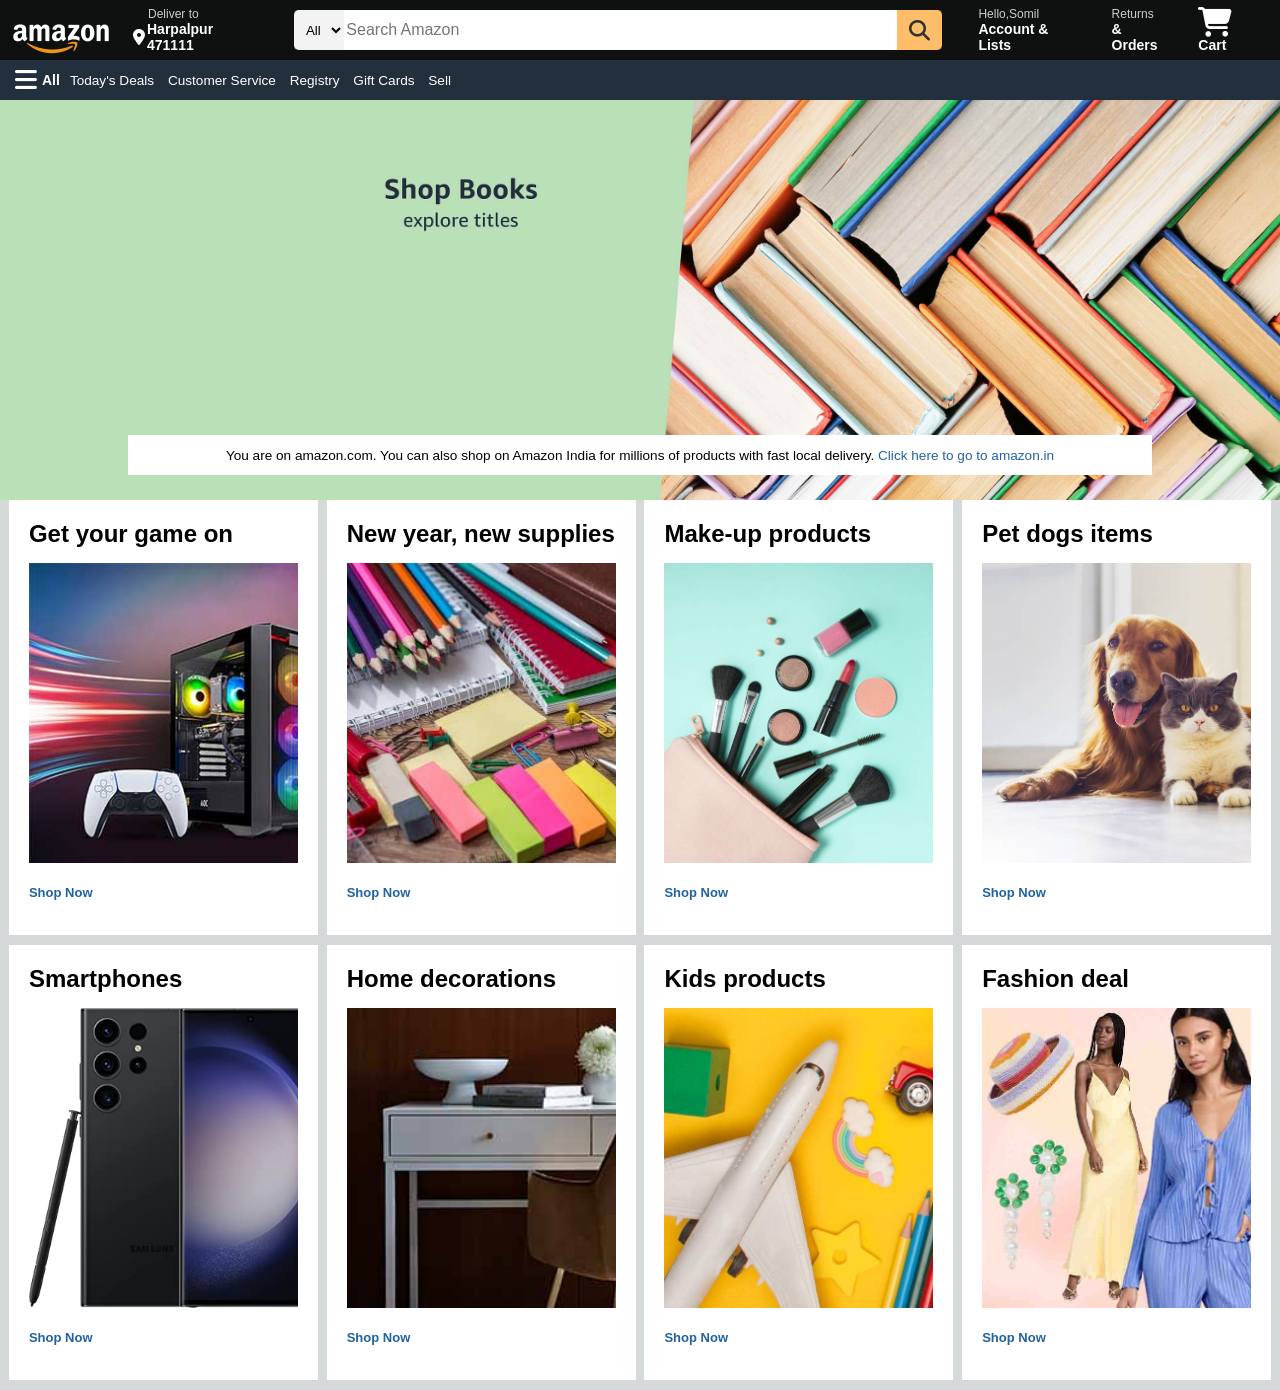
<file: index.html>
<!DOCTYPE html>
<html lang="en">

<head>
    <meta charset="UTF-8">
    <meta name="viewport" content="width=device-width, initial-scale=1.0">
    <title>Amazon</title>
    <link rel="stylesheet" href="https://cdnjs.cloudflare.com/ajax/libs/font-awesome/6.7.2/css/all.min.css"
        integrity="sha512-Evv84Mr4kqVGRNSgIGL/F/aIDqQb7xQ2vcrdIwxfjThSH8CSR7PBEakCr51Ck+w+/U6swU2Im1vVX0SVk9ABhg=="
        crossorigin="anonymous" referrerpolicy="no-referrer" />
    <link rel="stylesheet" href="style.css">
</head>

<body>
    <header>
        <div class="navbar">
            <div class="nav-logo border">
                <div class="logo"></div>
            </div>
            <div class="navloc border hello-mar" style="margin-right:30px;">
                <p class="top">Deliver to</p>

                <div class="location-icon">
                    <i class="fa-solid fa-location-dot"></i>


                    <p class="bottom">Harpalpur 471111</p>
                </div>
            </div>
            <div class="search-bar">
                <select class="all">

                    <option value="all">All</option>

                </select>
                <input type="text" placeholder="Search Amazon" class="search-input">
                <div class="search-logo">
                    <i class="fa-solid fa-magnifying-glass"></i>

                </div>
            </div>

            <div class="hello border" style="margin-left:25px;">
                <div class="top hello-mar">Hello,Somil</div>
                <div class="bottom hello-mar ">Account & Lists</div>
            </div>

            <div class="return border">
                <div class="top hello-mar">Returns</div>
                <div class="bottom hello-mar">& Orders</div>
            </div>

            <div class="cart hello-mar border">
                <i class="fa-solid fa-shopping-cart"></i>
                Cart
            </div>
        </div>


        <div class="panel">
            <div class="panel-all">
                <i class="fa-solid fa-bars"></i>
                <p>All</p>
            </div>
            <div class="panel-ops">
                <p>Today's Deals</p>
                <p>Customer Service</p>
                <p>Registry</p>
                <p>Gift Cards</p>
                <p>Sell</p>
            </div>

        </div>
    </header>

    <div class="hero-section">
        <div class="hero-msg">
            <p>You are on amazon.com. You can also shop on Amazon India for millions of products with fast local
                delivery. <a>Click here to go to amazon.in</a></p>
        </div>
    </div>
    <div class="box-panel">
        <div class="box">
            <h2> Get your game on</h2>
            <div class="box-img" style="background-image:url('box1.jpg');"></div>
            <a>Shop Now</a>
        </div>
        <div class="box">
            <h2> New year, new supplies</h2>
            <div class="box-img" style="background-image:url('box2.jpg');"></div>
            <a>Shop Now</a>
        </div>
        <div class="box">
            <h2>Make-up products</h2>
            <div class="box-img" style="background-image:url('box5_image.jpg');"></div>
            <a>Shop Now</a>
        </div>

        <div class="box">
            <h2>Pet dogs items</h2>
            <div class="box-img" style="background-image:url('box6_image.jpg');"></div>
            <a>Shop Now</a>
        </div>
        <div class="box">
            <h2>Smartphones</h2>
            <div class="box-img" style="background-image:url('box4_image.jpg');"></div>
            <a>Shop Now</a>
        </div>
        <div class="box">
            <h2>Home decorations</h2>
            <div class="box-img" style="background-image:url('box3_image.jpg');"></div>
            <a>Shop Now</a>
        </div>
        <div class="box">
            <h2>Kids products</h2>
            <div class="box-img" style="background-image:url('box7_image.jpg');"></div>
            <a>Shop Now</a>
        </div>

        <div class="box">
            <h2>Fashion deal</h2>
            <div class="box-img" style="background-image:url('box8_image.jpg');"></div>
            <a>Shop Now</a>
        </div>
       
    </div>

</body>

</html>
</file>
<file: style.css>
*{
    margin:0;
    font-family:arial;
    border:border-box;
   
}
.navbar{
    height: 60px;  
    background-color:#0f1111;
    color:white;
    display:flex;
    align-items:center;
    justify-content:space-evenly;
}
.nav-logo{
    height:50px;
    width:120px;
}
.logo{
    background-image: url('amazon_logo.png');
    background-size:cover;
    height:50px;
    width:120px;
   
}
.border{
    border:1.5px solid transparent;
}
.border:hover{
    border:1.5px solid #ffffff;
}
.navloc{
    width:160;
    height:60;
    margin:5px 2px 5px 0px;
    justify-content:center;
}
.top{
   
    font-size:12px;
    color:#cccccc;
    margin-left:15px;
}

.bottom{
   
    padding:0px 0px 1px;
    font-weight:700;
    font-size:14px;
    color:#ffffff;
    display:flex;
    margin-left:2px;

}
.location-icon{
    font-weight:normal;
    display:flex;
    align-items:center;
}
.search-bar {
    display: flex;
    justify-content:space-evenly;
    background-color: #232f3e;
    width:650px;
    height:40px;
    border-radius:2px;
    flex-grow:1;
}
.all{
    background-color:#f3f3f3;
    width:50px;
    text-align : center;
    border-top-left-radius: 5px;
    border-bottom-left-radius: 5px;
    border:none;
}
.search-input{
    flex-grow:1;
    border:none;
    font-size:1rem;
}
.search-logo{
    background-color:#febd68;   
    width:45px;
    height:40px;
    display: flex;
    align-items: center;
    justify-content: center;
    font-size:1.3rem;
    color:rgb(51, 50, 50);
    border-bottom-right-radius: 5px;
    border-top-right-radius: 5px;

}
.hello-mar{
    margin-left:10px;
    margin-right:15px;
}
.cart i{
    font-size:30px;
}
.cart{
   
    font-size:14px;
    font-weight:700;
}
.panel{
    display:flex;
    height:40px;
    background-color:#222f3d;
    color:white;
    align-items:center;
    
}
.panel-all{
    margin-left:15px;
    font-weight:700;
    font-size:14px;
    display:flex;
    align-items:center;
    justify-content:center;


}
.panel i{
    font-size:25px;
    margin-right:5px;
    /* font-weight:400; */
}
.panel-ops p{
    display:inline;
    margin-left:10px;
    font-weight:500;
    
}
.panel-ops{
    width:70%;
    font-size:0.85rem;
}
.hero-section{
    background-image:url('hero.jpg');
    height:400px;
    background-size:cover;
    display:flex;
    justify-content:center;
    align-items:flex-end;
}
.hero-msg{
    background-color:white;
    color:black;
    height:40px;
    display:flex;
    align-items:center;
    justify-content:center;
    font-size:0.85rem;
    width:80%;
    margin-bottom:25px;

}
.hero-msg a{
    color:#2162A1;
}
.box-panel{
    display:flex;
    flex-wrap:wrap;
    justify-content:space-evenly;
    background-color:#d5d9d9;
    
    
}
.box{
    border:none;
    height:400px;
    width:21%;
    background-color:white;
    font-size:16px;
    font-weight:700;
    padding:20px 20px 15px;
    margin:0px 0px 10px;
    
    

    
}
.box a{
    font-size:13px;
    color:#2162A1;
    font-weight:550;
}
.box-img{
    height:300px;
    background-size:cover;
    margin-top:15px;
    margin-bottom:20px;
}
</file>
<file: amazon.css>
*{
    margin:0;
    font-family:arial;
    border:border-box;
   
}
.navbar{
    height: 60px;  
    background-color:#0f1111;
    color:white;
    display:flex;
    align-items:center;
    justify-content:space-evenly;
}
.nav-logo{
    height:50px;
    width:120px;
}
.logo{
    background-image: url('amazon_logo.png');
    background-size:cover;
    height:50px;
    width:120px;
   
}
.border{
    border:1.5px solid transparent;
}
.border:hover{
    border:1.5px solid #ffffff;
}
.navloc{
    width:160;
    height:60;
    margin:5px 2px 5px 0px;
    justify-content:center;
}
.top{
   
    font-size:12px;
    color:#cccccc;
    margin-left:15px;
}

.bottom{
   
    padding:0px 0px 1px;
    font-weight:700;
    font-size:14px;
    color:#ffffff;
    display:flex;
    margin-left:2px;

}
.location-icon{
    font-weight:normal;
    display:flex;
    align-items:center;
}
.search-bar {
    display: flex;
    justify-content:space-evenly;
    background-color: #232f3e;
    width:650px;
    height:40px;
    border-radius:2px;
    flex-grow:1;
}
.all{
    background-color:#f3f3f3;
    width:50px;
    text-align : center;
    border-top-left-radius: 5px;
    border-bottom-left-radius: 5px;
    border:none;
}
.search-input{
    flex-grow:1;
    border:none;
    font-size:1rem;
}
.search-logo{
    background-color:#febd68;   
    width:45px;
    height:40px;
    display: flex;
    align-items: center;
    justify-content: center;
    font-size:1.3rem;
    color:rgb(51, 50, 50);
    border-bottom-right-radius: 5px;
    border-top-right-radius: 5px;

}
.hello-mar{
    margin-left:10px;
    margin-right:15px;
}
.cart i{
    font-size:30px;
}
.cart{
   
    font-size:14px;
    font-weight:700;
}
.panel{
    display:flex;
    height:40px;
    background-color:#222f3d;
    color:white;
    align-items:center;
    
}
.panel-all{
    margin-left:15px;
    font-weight:700;
    font-size:14px;
    display:flex;
    align-items:center;
    justify-content:center;


}
.panel i{
    font-size:25px;
    margin-right:5px;
    /* font-weight:400; */
}
.panel-ops p{
    display:inline;
    margin-left:10px;
    font-weight:500;
    
}
.panel-ops{
    width:70%;
    font-size:0.85rem;
}
.hero-section{
    background-image:url('hero.jpg');
    height:400px;
    background-size:cover;
    display:flex;
    justify-content:center;
    align-items:flex-end;
}
.hero-msg{
    background-color:white;
    color:black;
    height:40px;
    display:flex;
    align-items:center;
    justify-content:center;
    font-size:0.85rem;
    width:80%;
    margin-bottom:25px;

}
.hero-msg a{
    color:#2162A1;
}
.box-panel{
    display:flex;
    flex-wrap:wrap;
    justify-content:space-evenly;
    background-color:#d5d9d9;
    
    
}
.box{
    border:none;
    height:400px;
    width:21%;
    background-color:white;
    font-size:16px;
    font-weight:700;
    padding:20px 20px 15px;
    margin:0px 0px 10px;
    
    

    
}
.box a{
    font-size:13px;
    color:#2162A1;
    font-weight:550;
}
.box-img{
    height:300px;
    background-size:cover;
    margin-top:15px;
    margin-bottom:20px;
}
</file>
